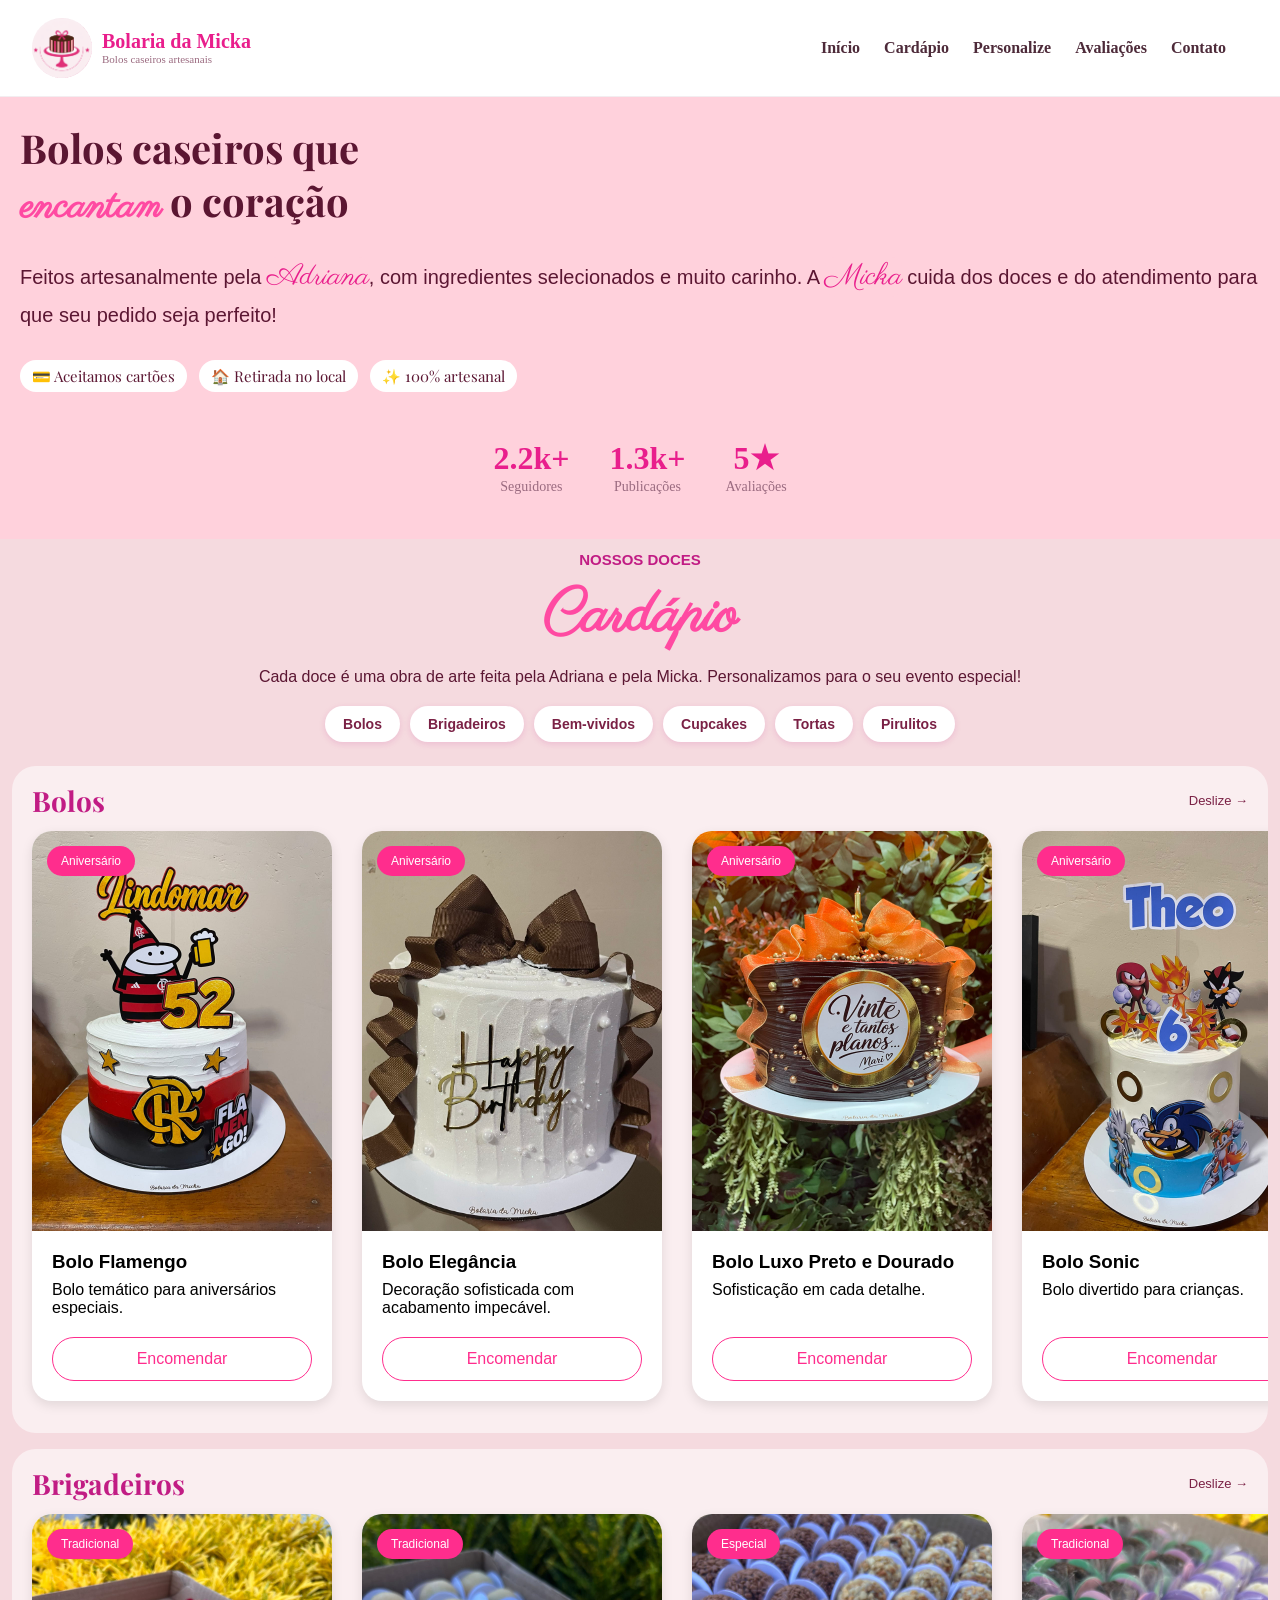
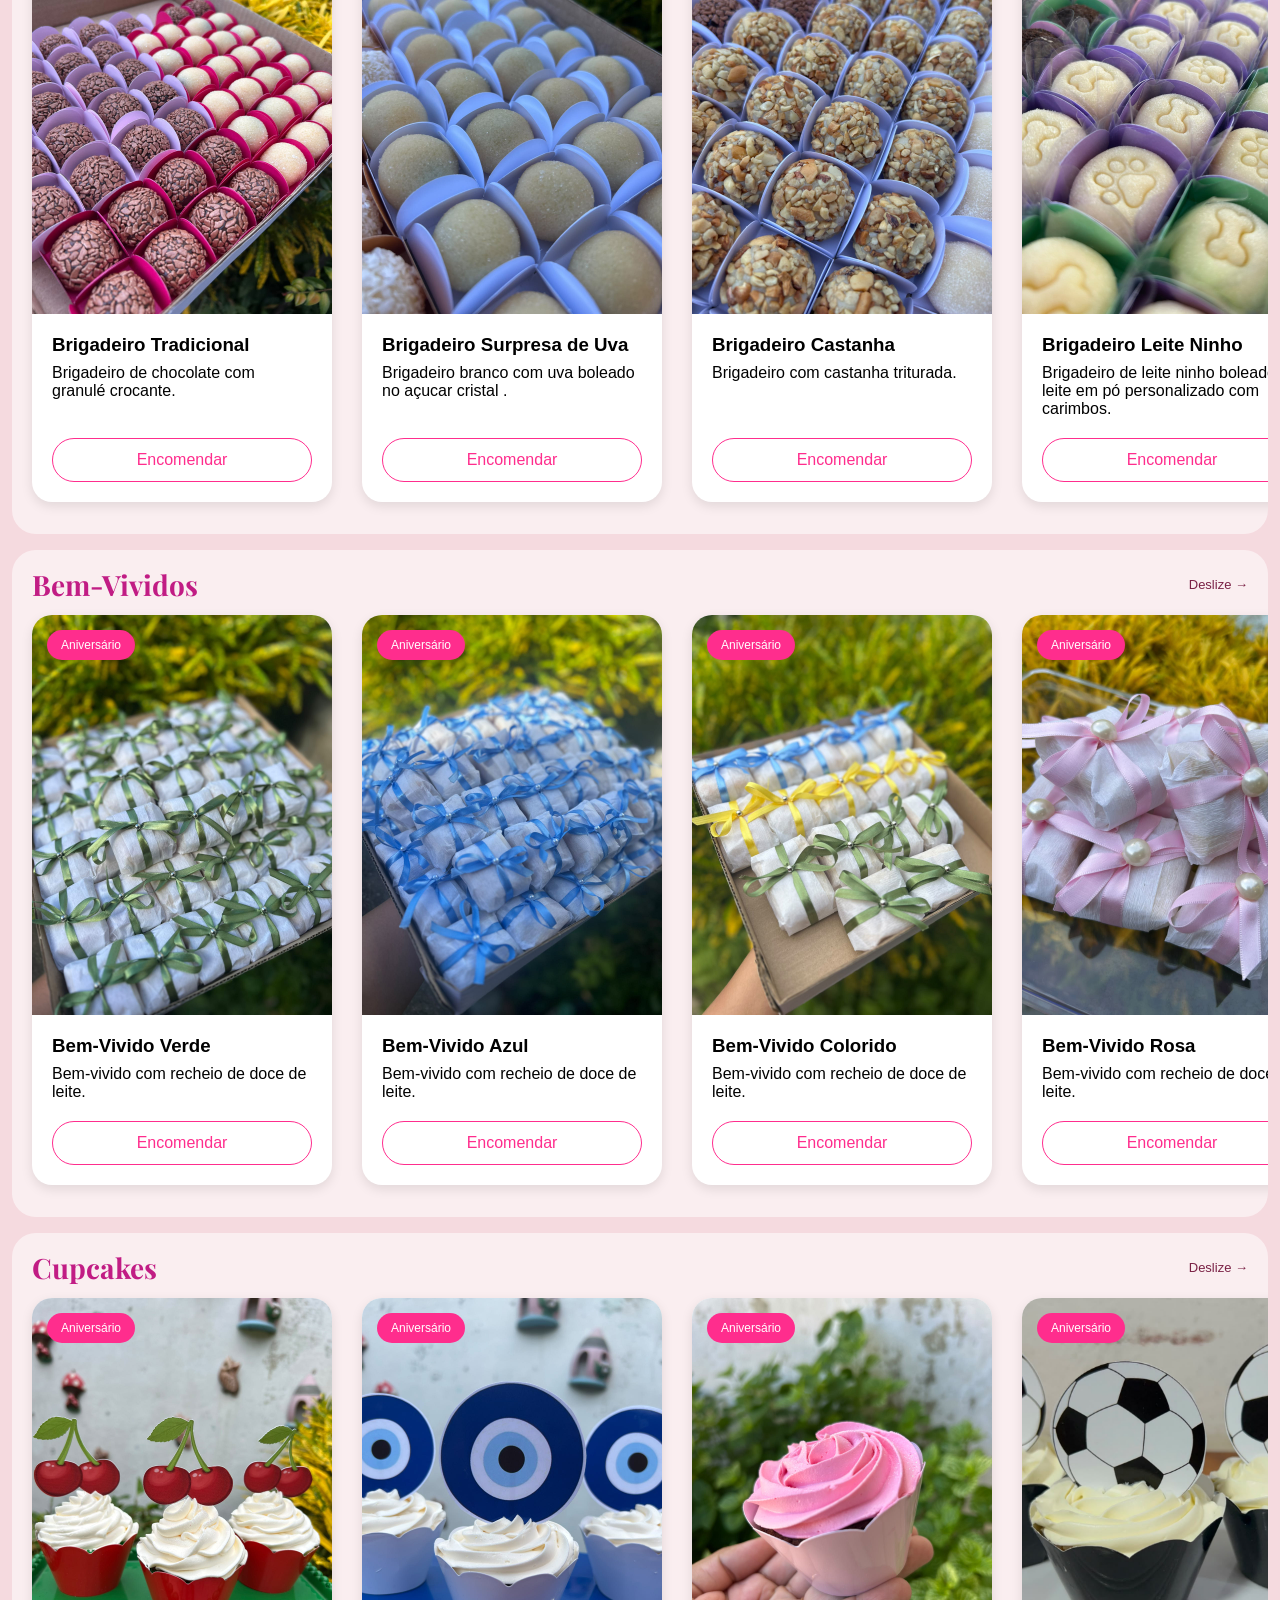
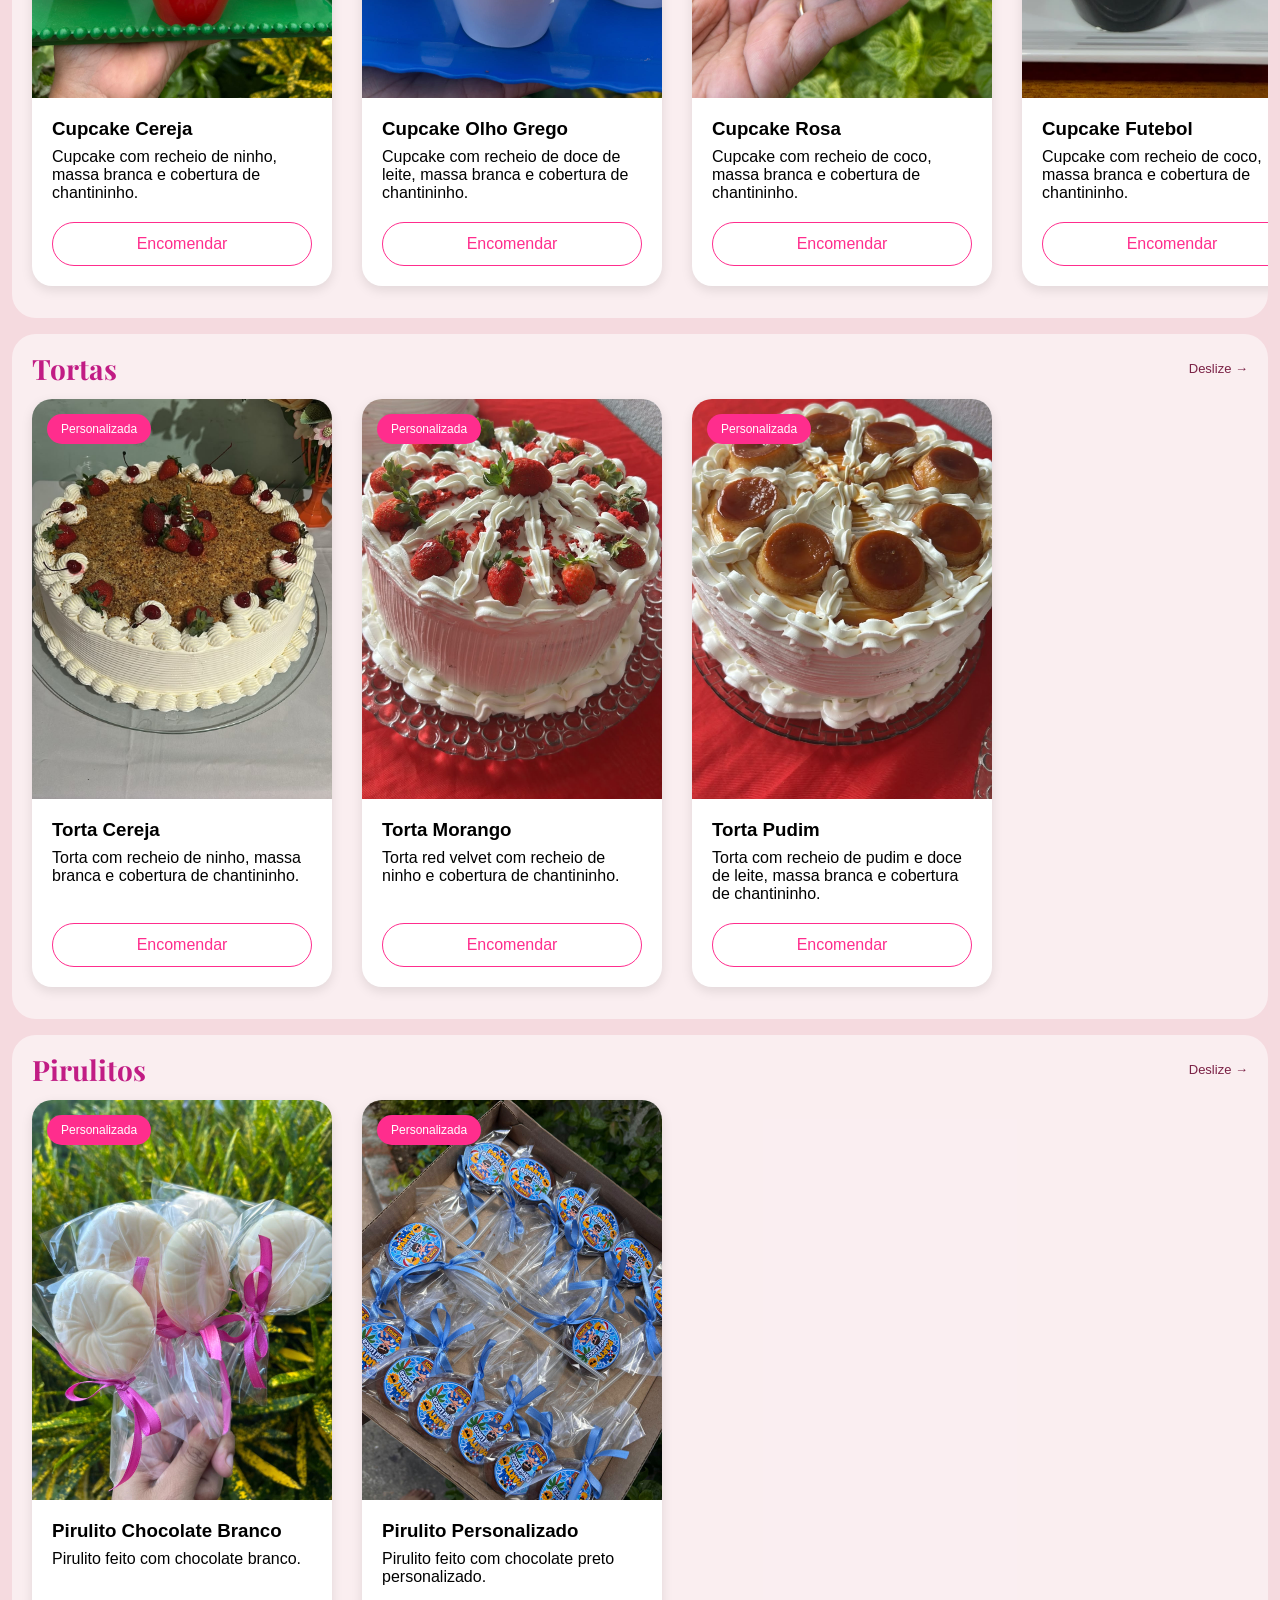
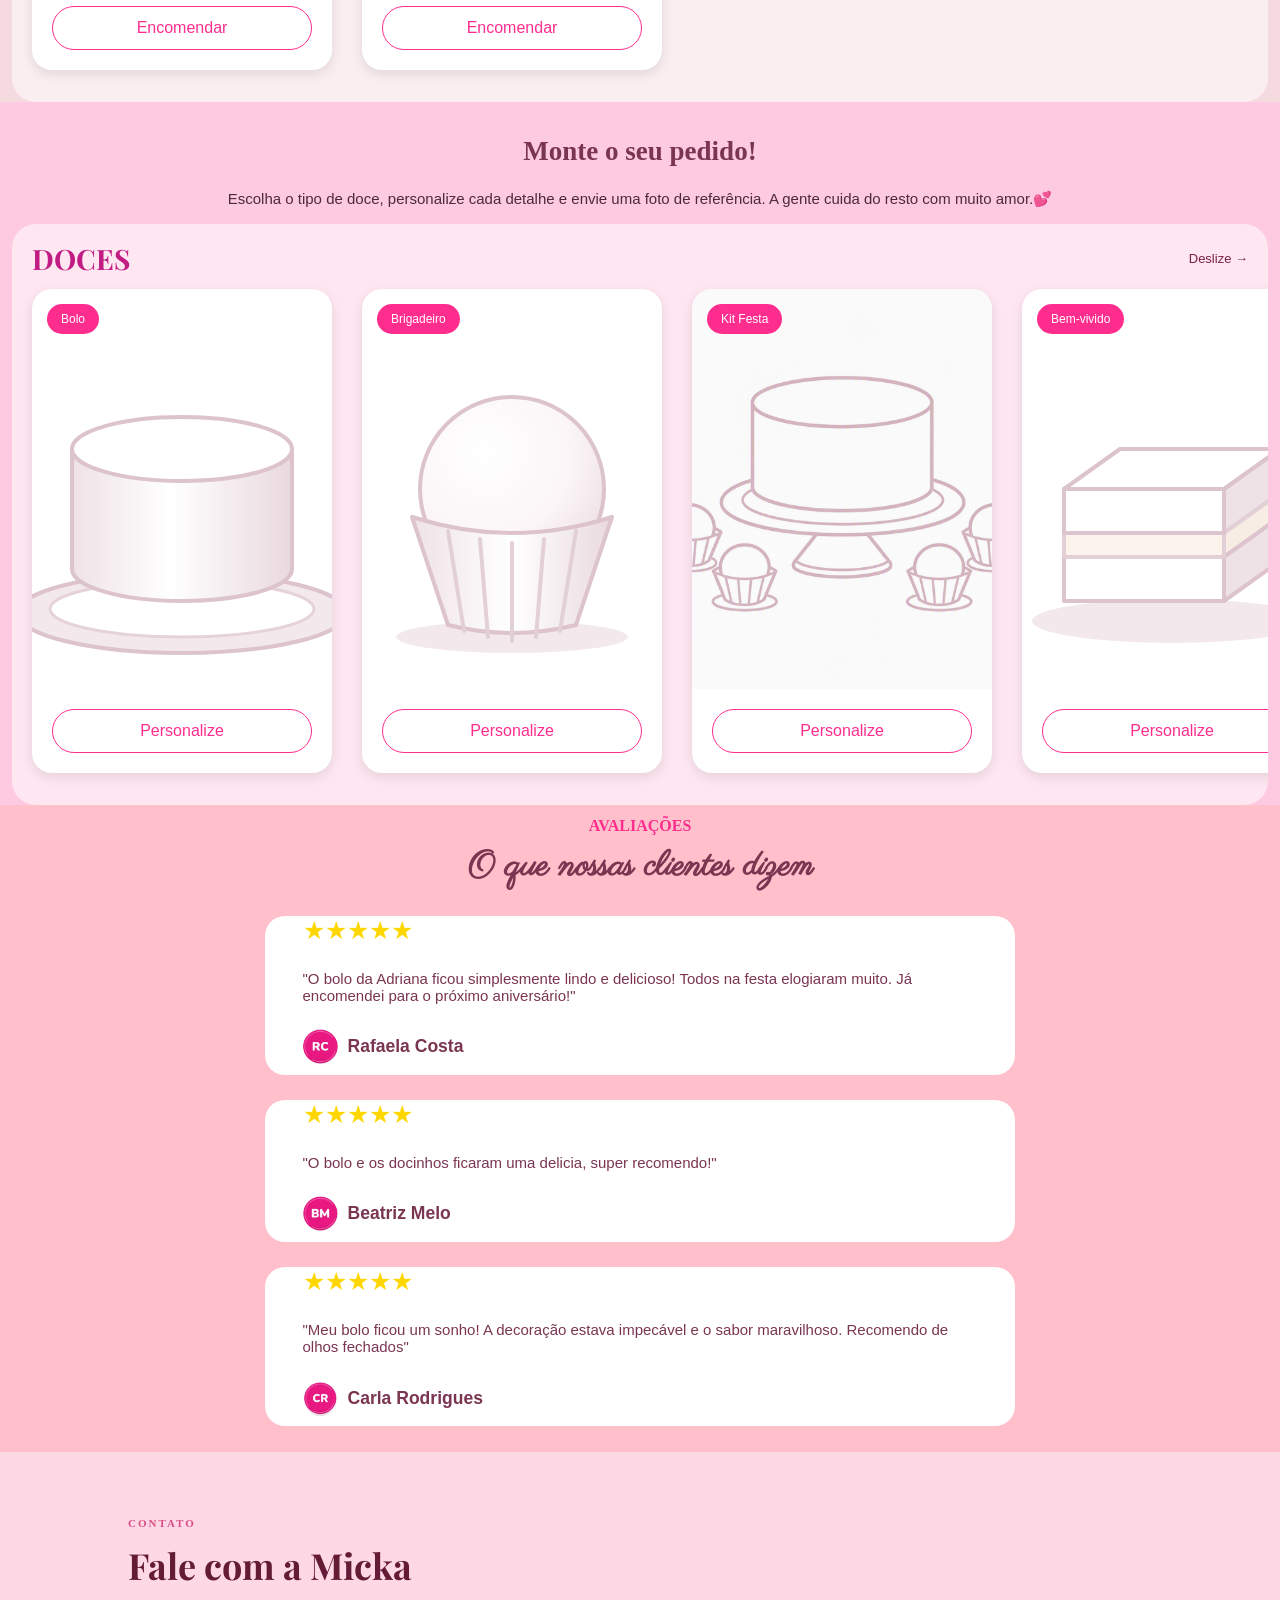
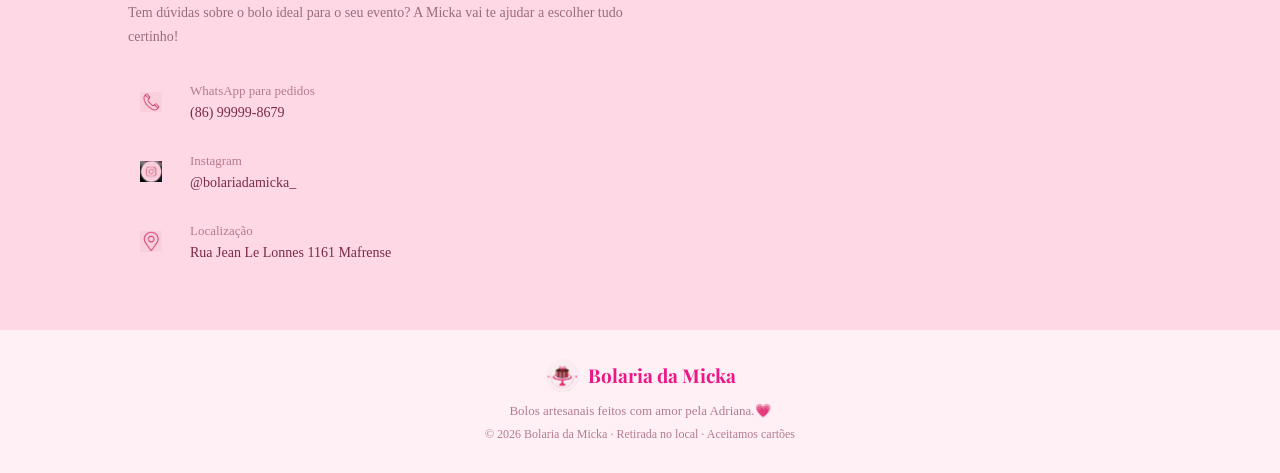
<file: index.html>
<!doctype html>
<html lang="pt-br">
  <head>
    <meta charset="UTF-8" />
    <meta name="viewport" content="width=device-width, initial-scale=1.0" />
    <meta
      name="description"
      content="Bolos deliciosos e personalizados, feitos com carinho para adoçar seus momentos especiais! 🎂✨"
    />

    <meta property="og:title" content="Bolaria da Micka" />
    <meta
      property="og:description"
      content="Bolos deliciosos e personalizados, feitos com carinho para adoçar seus momentos especiais! 🎂✨"
    />
    <meta property="og:type" content="website" />
    <meta property="og:url" content="https://bolariadamicka.com.br" />
    <link rel="icon" type="image/png" href="img/favicon.png" />
    <link rel="stylesheet" href="css/style.css" />
    <link
      href="https://fonts.googleapis.com/css2?family=Playfair+Display:wght@700&family=Parisienne&display=swap"
      rel="stylesheet"
    />
    <title>Bolaria da Micka</title>
  </head>
  <body>
    <header class="site-header">
      <a class="brand" href="index.html" title="Voltar para a página inicial">
        <span class="logo-circle">
          <img
            class="logo"
            src="img/logo-bolaria.png"
            alt="Logo da Bolaria da Micka"
          />
        </span>
        <span class="brand-text">
          <strong>Bolaria da Micka</strong>
          <small>Bolos caseiros artesanais</small>
        </span>
      </a>

      <input type="checkbox" id="menu-toggle" class="menu-toggle" hidden />
      <label for="menu-toggle" class="menu-button" aria-label="Abrir menu">
        <img src="img/menu.png" alt="menu" />
      </label>

      <nav class="main-nav">
        <ul>
          <li><a href="#inicio">Início</a></li>
          <li><a href="#cardapio">Cardápio</a></li>
          <li><a href="#personalize">Personalize</a></li>
          <li><a href="#avaliacoes">Avaliações</a></li>
          <li><a href="#contato">Contato</a></li>
        </ul>
      </nav>
    </header>
    <section class="inicial" id="inicio">
      <div class="titulo">
        <h1>
          Bolos caseiros que<br />
          <span>encantam</span> o coração
        </h1>
      </div>
      <div class="paragrafo">
        <p>
          Feitos artesanalmente pela <span>Adriana</span>, com ingredientes
          selecionados e muito carinho. A <span>Micka</span> cuida dos doces e
          do atendimento para que seu pedido seja perfeito!
        </p>

        <h3>💳 Aceitamos cartões</h3>
        <h3>🏠 Retirada no local</h3>
        <h3>✨ 100% artesanal</h3>

        <div class="avaliacao">
          <span class="seguidores">
            <strong>2.2k+</strong>
            <small>Seguidores</small>
          </span>
          <span class="publicacoes">
            <strong>1.3k+</strong>
            <small>Publicações</small>
          </span>
          <span class="avaliacaoo">
            <strong>5★</strong>
            <small>Avaliações</small>
          </span>
        </div>
      </div>
    </section>
    <section class="cardapio" id="cardapio">
      <div class="titulo-cardapio">
        <h4>NOSSOS DOCES</h4>
        <h1>Cardápio</h1>
        <p>
          Cada doce é uma obra de arte feita pela Adriana e pela Micka.
          Personalizamos para o seu evento especial!
        </p>
      </div>
      <div class="nav">
        <ul>
          <li><a href="#bolos">Bolos</a></li>
          <li><a href="#brigadeiros">Brigadeiros</a></li>
          <li><a href="#bem-vividos">Bem-vividos</a></li>
          <li><a href="#cupcakes">Cupcakes</a></li>
          <li><a href="#tortas">Tortas</a></li>
          <li><a href="#pirulitos">Pirulitos</a></li>
        </ul>
      </div>
      <div class="categoria" id="bolos">
        <div class="categoria-topo">
          <h2>Bolos</h2>
          <span class="dica">Deslize →</span>
        </div>

        <div class="lista-cardapio">
          <div class="card-bolo">
            <img src="img/bolo2.jfif" alt="Bolo Flamengo" />
            <span class="tag">Aniversário</span>
            <div class="conteudo-card">
              <h3>Bolo Flamengo</h3>
              <p>Bolo temático para aniversários especiais.</p>
              <a href="#" class="btn-encomendar">Encomendar</a>
            </div>
          </div>

          <div class="card-bolo">
            <img src="img/bolo1.jpg" alt="Bolo Elegância" />
            <span class="tag">Aniversário</span>
            <div class="conteudo-card">
              <h3>Bolo Elegância</h3>
              <p>Decoração sofisticada com acabamento impecável.</p>
              <a href="#" class="btn-encomendar">Encomendar</a>
            </div>
          </div>

          <div class="card-bolo">
            <img src="img/bolo3.jfif" alt="Bolo Luxo Preto e Dourado" />
            <span class="tag">Aniversário</span>
            <div class="conteudo-card">
              <h3>Bolo Luxo Preto e Dourado</h3>
              <p>Sofisticação em cada detalhe.</p>
              <a href="#" class="btn-encomendar">Encomendar</a>
            </div>
          </div>

          <div class="card-bolo">
            <img src="img/bolo4.jfif" alt="Bolo Sonic" />
            <span class="tag">Aniversário</span>
            <div class="conteudo-card">
              <h3>Bolo Sonic</h3>
              <p>Bolo divertido para crianças.</p>
              <a href="#" class="btn-encomendar">Encomendar</a>
            </div>
          </div>

          <div class="card-bolo">
            <img src="img/bolo5.jfif" alt="Bolo Duplo" />
            <span class="tag">Aniversário</span>
            <div class="conteudo-card">
              <h3>Bolo Duplo</h3>
              <p>Duas decorações em um único bolo.</p>
              <a href="#" class="btn-encomendar">Encomendar</a>
            </div>
          </div>

          <div class="card-bolo">
            <img src="img/bolo-urso.jfif" alt="Bolo Ursinho" />
            <span class="tag">Aniversário</span>
            <div class="conteudo-card">
              <h3>Bolo Ursinho</h3>
              <p>Bolo adorável para crianças.</p>
              <a href="#" class="btn-encomendar">Encomendar</a>
            </div>
          </div>

          <div class="card-bolo">
            <img src="img/bolo-minecraft.jfif" alt="Bolo Minecraft" />
            <span class="tag">Aniversário</span>
            <div class="conteudo-card">
              <h3>Bolo Minecraft</h3>
              <p>Bolo temático para fãs do jogo.</p>
              <a href="#" class="btn-encomendar">Encomendar</a>
            </div>
          </div>

          <div class="card-bolo">
            <img src="img/bolo-petalas.jfif" alt="Bolo Pétalas" />
            <span class="tag">Aniversário</span>
            <div class="conteudo-card">
              <h3>Bolo Pétalas</h3>
              <p>Bolo com decoração de pétalas de flores.</p>
              <a href="#" class="btn-encomendar">Encomendar</a>
            </div>
          </div>

          <div class="card-bolo">
            <img src="img/bolo-haranha.jfif" alt="Bolo Homem-Aranha" />
            <span class="tag">Aniversário</span>
            <div class="conteudo-card">
              <h3>Bolo Homem-Aranha</h3>
              <p>Bolo temático para fãs do herói.</p>
              <a href="#" class="btn-encomendar">Encomendar</a>
            </div>
          </div>
        </div>
      </div>

      <div class="categoria" id="brigadeiros">
        <div class="categoria-topo">
          <h2>Brigadeiros</h2>
          <span class="dica">Deslize →</span>
        </div>

        <div class="lista-cardapio">
          <div class="card-bolo">
            <img src="img/brigadeiro-trad.jfif" alt="Brigadeiro Tradicional" />
            <span class="tag">Tradicional</span>
            <div class="conteudo-card">
              <h3>Brigadeiro Tradicional</h3>
              <p>Brigadeiro de chocolate com granulé crocante.</p>
              <a href="#" class="btn-encomendar">Encomendar</a>
            </div>
          </div>

          <div class="card-bolo">
            <img
              src="img/brigadeiro-uva.jfif"
              alt="Brigadeiro branco com uva"
            />
            <span class="tag">Tradicional</span>
            <div class="conteudo-card">
              <h3>Brigadeiro Surpresa de Uva</h3>
              <p>Brigadeiro branco com uva boleado no açucar cristal .</p>
              <a href="#" class="btn-encomendar">Encomendar</a>
            </div>
          </div>

          <div class="card-bolo">
            <img src="img/brigadeiro-castanha.jfif" alt="Brigadeiro Castanha" />
            <span class="tag">Especial</span>
            <div class="conteudo-card">
              <h3>Brigadeiro Castanha</h3>
              <p>Brigadeiro com castanha triturada.</p>
              <a href="#" class="btn-encomendar">Encomendar</a>
            </div>
          </div>

          <div class="card-bolo">
            <img src="img/brigadeiro-ninho.jfif" alt="Brigadeiro leite ninho" />
            <span class="tag">Tradicional</span>
            <div class="conteudo-card">
              <h3>Brigadeiro Leite Ninho</h3>
              <p>
                Brigadeiro de leite ninho boleado no leite em pó personalizado
                com carimbos.
              </p>
              <a href="#" class="btn-encomendar">Encomendar</a>
            </div>
          </div>

          <div class="card-bolo">
            <img src="img/brigadeiro-coco.jfif" alt="Brigadeiro Coco" />
            <span class="tag">Aniversário</span>
            <div class="conteudo-card">
              <h3>Brigadeiro Coco</h3>
              <p>Brigadeiro sabor coco com recheio cremoso.</p>
              <a href="#" class="btn-encomendar">Encomendar</a>
            </div>
          </div>

          <div class="card-bolo">
            <img
              src="img/brigadeiro-rej.jfif"
              alt="Brigadeiro Romeu e Julieta"
            />
            <span class="tag">Tradicional</span>
            <div class="conteudo-card">
              <h3>Brigadeiro Romeu e Julieta</h3>
              <p>Brigadeiro branco finalizado com doce de goiaba cremosa.</p>
              <a href="#" class="btn-encomendar">Encomendar</a>
            </div>
          </div>

          <div class="card-bolo">
            <img
              src="img/brigadeiro-prestigio.jfif"
              alt="Brigadeiro Prestigio"
            />
            <span class="tag">Tradicional</span>
            <div class="conteudo-card">
              <h3>Brigadeiro Prestígio</h3>
              <p>
                Brigadeiro de chocolate tradicional finalizado com coco em
                flocos.
              </p>
              <a href="#" class="btn-encomendar">Encomendar</a>
            </div>
          </div>

          <div class="card-bolo">
            <img src="img/brigadeiro-diversos.jfif" alt="Brigadeiro Diversos" />
            <span class="tag">Aniversário</span>
            <div class="conteudo-card">
              <h3>Brigadeiro Diversos</h3>
              <p>Variedade de brigadeiros com diferentes sabores.</p>
              <a href="#" class="btn-encomendar">Encomendar</a>
            </div>
          </div>
        </div>
      </div>

      <div class="categoria" id="bem-vividos">
        <div class="categoria-topo">
          <h2>Bem-Vividos</h2>
          <span class="dica">Deslize →</span>
        </div>

        <div class="lista-cardapio">
          <div class="card-bolo">
            <img src="img/bvivido-verde.jfif" alt="Bem-Vivido Verde" />
            <span class="tag">Aniversário</span>
            <div class="conteudo-card">
              <h3>Bem-Vivido Verde</h3>
              <p>Bem-vivido com recheio de doce de leite.</p>
              <a href="#" class="btn-encomendar">Encomendar</a>
            </div>
          </div>

          <div class="card-bolo">
            <img src="img/bvivido-azul.jfif" alt="Bem-Vivido Azul" />
            <span class="tag">Aniversário</span>
            <div class="conteudo-card">
              <h3>Bem-Vivido Azul</h3>
              <p>Bem-vivido com recheio de doce de leite.</p>
              <a href="#" class="btn-encomendar">Encomendar</a>
            </div>
          </div>

          <div class="card-bolo">
            <img src="img/bvivido-colorido.jfif" alt="Bem-Vivido Colorido" />
            <span class="tag">Aniversário</span>
            <div class="conteudo-card">
              <h3>Bem-Vivido Colorido</h3>
              <p>Bem-vivido com recheio de doce de leite.</p>
              <a href="#" class="btn-encomendar">Encomendar</a>
            </div>
          </div>

          <div class="card-bolo">
            <img src="img/bvivido-rosa.jfif" alt="Bem-Vivido Rosa" />
            <span class="tag">Aniversário</span>
            <div class="conteudo-card">
              <h3>Bem-Vivido Rosa</h3>
              <p>Bem-vivido com recheio de doce de leite.</p>
              <a href="#" class="btn-encomendar">Encomendar</a>
            </div>
          </div>

          <div class="card-bolo">
            <img src="img/bvivido-vermelho.jfif" alt="Bem-Vivido Vermelho" />
            <span class="tag">Aniversário</span>
            <div class="conteudo-card">
              <h3>Bem-Vivido Vermelho</h3>
              <p>Bem-vivido com recheio de doce de leite.</p>
              <a href="#" class="btn-encomendar">Encomendar</a>
            </div>
          </div>

          <div class="card-bolo">
            <img src="img/bvivido-dourado.jfif" alt="Bem-Vivido Dourado" />
            <span class="tag">Aniversário</span>
            <div class="conteudo-card">
              <h3>Bem-Vivido Dourado</h3>
              <p>Bem-vivido com recheio de doce de leite.</p>
              <a href="#" class="btn-encomendar">Encomendar</a>
            </div>
          </div>
        </div>
      </div>

      <div class="categoria" id="cupcakes">
        <div class="categoria-topo">
          <h2>Cupcakes</h2>
          <span class="dica">Deslize →</span>
        </div>

        <div class="lista-cardapio">
          <div class="card-bolo">
            <img src="img/cupcakes-cereja.jfif" alt="Cupcake Cereja" />
            <span class="tag">Aniversário</span>
            <div class="conteudo-card">
              <h3>Cupcake Cereja</h3>
              <p>
                Cupcake com recheio de ninho, massa branca e cobertura de
                chantininho.
              </p>
              <a href="#" class="btn-encomendar">Encomendar</a>
            </div>
          </div>

          <div class="card-bolo">
            <img src="img/cupcakes-olho.jfif" alt="Cupcake Olho Grego" />
            <span class="tag">Aniversário</span>
            <div class="conteudo-card">
              <h3>Cupcake Olho Grego</h3>
              <p>
                Cupcake com recheio de doce de leite, massa branca e cobertura
                de chantininho.
              </p>
              <a href="#" class="btn-encomendar">Encomendar</a>
            </div>
          </div>

          <div class="card-bolo">
            <img src="img/cupcakes-rosa.jfif" alt="Cupcake Rosa" />
            <span class="tag">Aniversário</span>
            <div class="conteudo-card">
              <h3>Cupcake Rosa</h3>
              <p>
                Cupcake com recheio de coco, massa branca e cobertura de
                chantininho.
              </p>
              <a href="#" class="btn-encomendar">Encomendar</a>
            </div>
          </div>

          <div class="card-bolo">
            <img src="img/cupcakes-futebol.jfif" alt="Cupcake Futebol" />
            <span class="tag">Aniversário</span>
            <div class="conteudo-card">
              <h3>Cupcake Futebol</h3>
              <p>
                Cupcake com recheio de coco, massa branca e cobertura de
                chantininho.
              </p>
              <a href="#" class="btn-encomendar">Encomendar</a>
            </div>
          </div>

          <div class="card-bolo">
            <img src="img/cupcakes-haranha.jfif" alt="Cupcake Homem-Aranha" />
            <span class="tag">Aniversário</span>
            <div class="conteudo-card">
              <h3>Cupcake Homem-Aranha</h3>
              <p>
                Cupcake com recheio de ninho, massa branca e cobertura de
                chantininho.
              </p>
              <a href="#" class="btn-encomendar">Encomendar</a>
            </div>
          </div>

          <div class="card-bolo">
            <img src="img/cupcakes-pascoa.jfif" alt="Cupcake Páscoa" />
            <span class="tag">Aniversário</span>
            <div class="conteudo-card">
              <h3>Cupcake Páscoa</h3>
              <p>
                Cupcake com recheio de ninho, massa branca e cobertura de
                chantininho.
              </p>
              <a href="#" class="btn-encomendar">Encomendar</a>
            </div>
          </div>
        </div>
      </div>

      <div class="categoria" id="tortas">
        <div class="categoria-topo">
          <h2>Tortas</h2>
          <span class="dica">Deslize →</span>
        </div>

        <div class="lista-cardapio">
          <div class="card-bolo">
            <img src="img/torta-cereja.jfif" alt="Torta Cereja" />
            <span class="tag">Personalizada</span>
            <div class="conteudo-card">
              <h3>Torta Cereja</h3>
              <p>
                Torta com recheio de ninho, massa branca e cobertura de
                chantininho.
              </p>
              <a href="#" class="btn-encomendar">Encomendar</a>
            </div>
          </div>

          <div class="card-bolo">
            <img src="img/torta-morango.jfif" alt="Torta Morango" />
            <span class="tag">Personalizada</span>
            <div class="conteudo-card">
              <h3>Torta Morango</h3>
              <p>
                Torta red velvet com recheio de ninho e cobertura de
                chantininho.
              </p>
              <a href="#" class="btn-encomendar">Encomendar</a>
            </div>
          </div>

          <div class="card-bolo">
            <img src="img/torta-pudim.jfif" alt="Torta Pudim" />
            <span class="tag">Personalizada</span>
            <div class="conteudo-card">
              <h3>Torta Pudim</h3>
              <p>
                Torta com recheio de pudim e doce de leite, massa branca e
                cobertura de chantininho.
              </p>
              <a href="#" class="btn-encomendar">Encomendar</a>
            </div>
          </div>
        </div>
      </div>

      <div class="categoria" id="pirulitos">
        <div class="categoria-topo">
          <h2>Pirulitos</h2>
          <span class="dica">Deslize →</span>
        </div>

        <div class="lista-cardapio">
          <div class="card-bolo">
            <img
              src="img/pirulito-choc-branco.jfif"
              alt="Pirulito chocolate branco"
            />
            <span class="tag">Personalizada</span>
            <div class="conteudo-card">
              <h3>Pirulito Chocolate Branco</h3>
              <p>Pirulito feito com chocolate branco.</p>
              <a
                href="montar.html?tipo=pirulito&amp;produto=Pirulito%20Chocolate%20Branco"
                class="btn-encomendar"
                >Encomendar</a
              >
            </div>
          </div>

          <div class="card-bolo">
            <img
              src="img/pirulito-personalizado.jfif"
              alt="Pirulito Personalizado"
            />
            <span class="tag">Personalizada</span>
            <div class="conteudo-card">
              <h3>Pirulito Personalizado</h3>
              <p>Pirulito feito com chocolate preto personalizado.</p>
              <a
                href="montar.html?tipo=pirulito&amp;produto=Pirulito%20Personalizado"
                class="btn-encomendar"
                >Encomendar</a
              >
            </div>
          </div>
        </div>
      </div>
    </section>

    <section class="personalize" id="personalize">
      <div class="personalize-container">
        <div class="titulo-personalize">
          <h1>Monte o seu pedido!</h1>
          <p>
            Escolha o tipo de doce, personalize cada detalhe e envie uma foto de
            referência. A gente cuida do resto com muito amor.💕
          </p>
        </div>

        <div class="categoria">
          <div class="categoria-topo">
            <h2>DOCES</h2>
            <span class="dica">Deslize →</span>
          </div>

          <div class="lista-cardapio">
            <div class="card-bolo">
              <img src="img/bolo-branco.svg" alt="Bolo branco" />
              <span class="tag">Bolo</span>
              <div class="conteudo-card">
                <a href="montar.html?tipo=bolo" class="btn-encomendar"
                  >Personalize</a
                >
              </div>
            </div>

            <div class="card-bolo">
              <img src="img/brigadeiro-branco.svg" alt="Brigadeiro branco" />
              <span class="tag">Brigadeiro</span>
              <div class="conteudo-card">
                <a href="montar.html?tipo=brigadeiro" class="btn-encomendar"
                  >Personalize</a
                >
              </div>
            </div>

            <div class="card-bolo">
              <img src="img/kit-branco.png" alt="Kit Festa branco" />
              <span class="tag">Kit Festa</span>
              <div class="conteudo-card">
                <a href="montar.html?tipo=kit" class="btn-encomendar"
                  >Personalize</a
                >
              </div>
            </div>

            <div class="card-bolo">
              <img src="img/bemvivido-branco.svg" alt="Bem-vivido branco" />
              <span class="tag">Bem-vivido</span>
              <div class="conteudo-card">
                <a href="montar.html?tipo=bemvivido" class="btn-encomendar"
                  >Personalize</a
                >
              </div>
            </div>

            <div class="card-bolo">
              <img src="img/cupcake-branco.svg" alt="Cupcake branco" />
              <span class="tag">Cupcake</span>
              <div class="conteudo-card">
                <a href="montar.html?tipo=cupcake" class="btn-encomendar"
                  >Personalize</a
                >
              </div>
            </div>

            <div class="card-bolo">
              <img src="img/torta-branca.svg" alt="Torta branca" />
              <span class="tag">Torta</span>
              <div class="conteudo-card">
                <a href="montar.html?tipo=torta" class="btn-encomendar"
                  >Personalize</a
                >
              </div>
            </div>

            <div class="card-bolo">
              <img src="img/pirulito-branco.png" alt="Pirulito branco" />
              <span class="tag">Pirulito de Chocolate</span>
              <div class="conteudo-card">
                <a href="montar.html?tipo=pirulito" class="btn-encomendar"
                  >Personalize</a
                >
              </div>
            </div>
          </div>
        </div>
      </div>
    </section>
    <section class="avaliacoes" id="avaliacoes">
      <div class="titulo-avaliacoes">
        <h4>AVALIAÇÕES</h4>
        <h1>O que nossas clientes dizem</h1>
      </div>

      <div class="lista-avaliacoes">
        <div class="avaliacao-card">
          <div class="conteudo">
            <div class="star">
              <p>★★★★★</p>
            </div>
            <p>
              "O bolo da Adriana ficou simplesmente lindo e delicioso! Todos na
              festa elogiaram muito. Já encomendei para o próximo aniversário!"
            </p>
            <div class="cliente">
              <img src="img/cliente1.png" alt="Cliente 1" />
              <h3>Rafaela Costa</h3>
            </div>
          </div>
        </div>

        <div class="avaliacao-card">
          <div class="conteudo">
            <div class="star">
              <p>★★★★★</p>
            </div>
            <p>"O bolo e os docinhos ficaram uma delicia, super recomendo!"</p>
            <div class="cliente">
              <img src="img/cliente2.png" alt="Cliente 2" />
              <h3>Beatriz Melo</h3>
            </div>
          </div>
        </div>

        <div class="avaliacao-card">
          <div class="conteudo">
            <div class="star">
              <p>★★★★★</p>
            </div>
            <p>
              "Meu bolo ficou um sonho! A decoração estava impecável e o sabor
              maravilhoso. Recomendo de olhos fechados"
            </p>
            <div class="cliente">
              <img src="img/cliente3.png" alt="Cliente 3" />
              <h3>Carla Rodrigues</h3>
            </div>
          </div>
        </div>
      </div>
    </section>

    <section class="contato" id="contato">
      <div class="titulo-contato">
        <h4>CONTATO</h4>
        <h1>Fale com a Micka</h1>
        <p>
          Tem dúvidas sobre o bolo ideal para o seu evento? A Micka vai te
          ajudar a escolher tudo certinho!
        </p>
      </div>

      <div class="contatos">
        <div class="contato-item">
          <div class="contato-icone">
            <img src="img/contato.png" alt="Telefone" />
          </div>
          <div class="contato-info">
            <p>WhatsApp para pedidos</p>
            <span>(86) 99999-8679</span>
          </div>
        </div>

        <div class="contato-item">
          <div class="contato-icone">
            <img src="img/instagram.png" alt="Instagram" />
          </div>
          <div class="contato-info">
            <p>Instagram</p>
            <span>@bolariadamicka_</span>
          </div>
        </div>
        <div class="contato-item">
          <div class="contato-icone">
            <img src="img/localizacao.png" alt="Localização" />
          </div>
          <div class="contato-info">
            <p>Localização</p>
            <span>Rua Jean Le Lonnes 1161 Mafrense</span>
          </div>
        </div>
      </div>
    </section>

    <footer class="rodape">
      <div class="rodape-marca">
        <img src="img/logo-bolaria.png" alt="Logo da bolaria" />
        <h2>Bolaria da Micka</h2>
      </div>

      <p class="rodape-descricao">
        Bolos artesanais feitos com amor pela Adriana.💗
      </p>

      <p class="rodape-copy">
        © 2026 Bolaria da Micka · Retirada no local · Aceitamos cartões
      </p>
    </footer>

    <script>
      const tiposPorCategoria = {
        bolos: "bolo",
        brigadeiros: "brigadeiro",
        "bem-vividos": "bemvivido",
        cupcakes: "cupcake",
        tortas: "torta",
        pirulitos: "pirulito",
      };

      document.querySelectorAll(".btn-encomendar").forEach((botao) => {
        const categoria = botao.closest(".categoria");

        if (!categoria) return;

        const tipo = tiposPorCategoria[categoria.id];

        if (!tipo) return;

        const card = botao.closest(".card-bolo");
        const nomeProduto = card?.querySelector("h3")?.textContent.trim();

        botao.href =
          "montar.html?tipo=" +
          tipo +
          (nomeProduto ? "&produto=" + encodeURIComponent(nomeProduto) : "");
      });
    </script>
  </body>
</html>
</file>
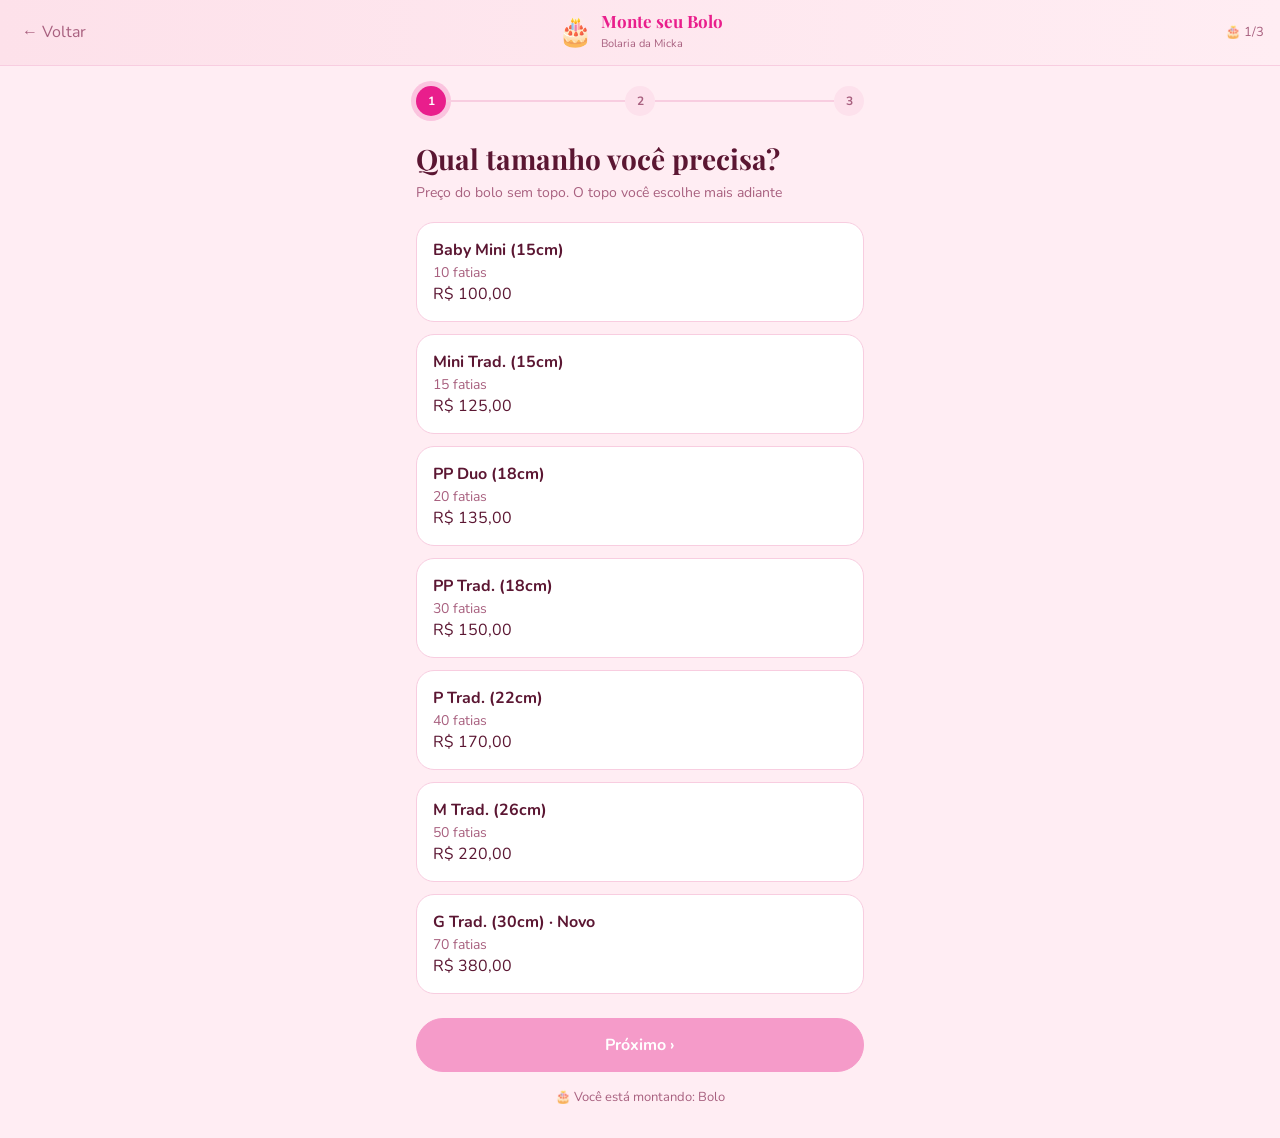
<file: montar.html>
<!doctype html>
<html lang="pt-br">
  <head>
    <meta charset="UTF-8" />
    <meta name="viewport" content="width=device-width, initial-scale=1.0" />
    <title>Monte o seu | Bolaria da Micka</title>
    <link
      href="https://fonts.googleapis.com/css2?family=Playfair+Display:wght@700&family=Nunito:wght@400;600;700&display=swap"
      rel="stylesheet"
    />
    <link rel="stylesheet" href="css/montar.css" />
  </head>
  <body>
    <header class="topo">
      <button type="button" id="topo-voltar" class="topo-voltar">
        ← Voltar
      </button>
      <div class="marca">
        <span class="emoji" id="emoji-tipo">🎂</span>
        <div>
          <strong id="titulo-tipo">Monte seu Bolo</strong>
          <small>Bolaria da Micka</small>
        </div>
      </div>
      <span class="contador" id="contador">1/4</span>
    </header>

    <main class="app">
      <ol class="passos" id="passos"></ol>
      <div id="tela"></div>

      <div class="acoes">
        <button type="button" id="voltar" class="btn sec">← Voltar</button>
        <button type="button" id="prox" class="btn prim">Próximo ›</button>
      </div>
      <p class="rodape" id="rodape"></p>
    </main>

    <script src="js/montar.js?v=2"></script>
  </body>
</html>
</file>
<file: css/style.css>
@import url("header.css");
@import url("inicial.css");
@import url("cardapio.css");
@import url("personalize.css");
@import url("avaliacoes.css");
@import url("contato.css");
@import url("rodape.css");

* {
  box-sizing: border-box;
}

html,
body {
  margin: 0;
  padding: 0;
  width: 100%;
  overflow-x: hidden;
}
</file>
<file: css/montar.css>
* {
  box-sizing: border-box;
}
[hidden] {
  display: none !important;
}

:root {
  --rosa: #e91e8c;
  --rosa-claro: #fde1ec;
  --fundo: #ffedf3;
  --texto: #5b1632;
  --suave: #a8607f;
  --borda: #f8cde0;
}

body {
  margin: 0;
  background: var(--fundo);
  color: var(--texto);
  font-family: "Nunito", sans-serif;
}

.topo {
  position: sticky;
  top: 0;
  z-index: 5;
  display: grid;
  grid-template-columns: 1fr auto 1fr;
  align-items: center;
  padding: 12px 16px;
  background: linear-gradient(90deg, #fde1ea, #ffedf3);
  border-bottom: 1px solid var(--borda);
}
.topo-voltar {
  justify-self: start;
  border: 0;
  background: none;
  color: var(--suave);
  font: inherit;
  cursor: pointer;
}
.marca {
  display: flex;
  align-items: center;
  gap: 8px;
}
.marca .emoji {
  font-size: 28px;
}
.marca strong {
  display: block;
  font-family: "Playfair Display", serif;
  font-size: 17px;
  line-height: 1.1;
  color: var(--rosa);
}
.marca small {
  font-size: 11px;
  color: var(--suave);
}
.contador {
  justify-self: end;
  font-size: 13px;
  color: var(--suave);
}

.app {
  max-width: 480px;
  margin: 0 auto;
  padding: 20px 16px 32px;
}

.passos {
  display: flex;
  align-items: center;
  margin: 0 0 24px;
  padding: 0;
  list-style: none;
}
.passo {
  flex: 0 0 30px;
  width: 30px;
  height: 30px;
  display: grid;
  place-items: center;
  border-radius: 50%;
  background: var(--rosa-claro);
  color: var(--suave);
  font-size: 12px;
  font-weight: 700;
}
.passo.feito,
.passo.atual {
  background: var(--rosa);
  color: #fff;
}
.passo.atual {
  box-shadow: 0 0 0 5px rgba(233, 30, 140, 0.2);
}
.linha {
  flex: 1;
  height: 2px;
  background: var(--borda);
}
.linha.feita {
  background: var(--rosa);
}

h1 {
  margin: 0 0 6px;
  font-family: "Playfair Display", serif;
  font-size: 28px;
}
.sub {
  margin: 0 0 20px;
  font-size: 14px;
  color: var(--suave);
}

.grupo {
  margin-bottom: 22px;
}
.grupo h3 {
  margin: 0 0 10px;
  font-size: 15px;
}
.grupo h3 span {
  font-weight: 400;
  font-size: 13px;
  color: var(--suave);
}

.cards {
  display: flex;
  flex-direction: column;
  gap: 12px;
}
.opcao-card {
  padding: 16px;
  text-align: left;
  background: #fff;
  border: 1px solid var(--borda);
  border-radius: 18px;
  font: inherit;
  color: inherit;
  cursor: pointer;
}
.opcao-card strong {
  display: block;
  font-size: 16px;
}
.opcao-card small {
  color: var(--suave);
  font-size: 14px;
}
.opcao-card.ativa {
  border-color: var(--rosa);
  box-shadow: 0 0 0 2px var(--rosa);
  background: #fff5fa;
}

.chips {
  display: flex;
  flex-wrap: wrap;
  gap: 8px;
}
.chip {
  padding: 10px 16px;
  background: #fff;
  border: 1px solid var(--borda);
  border-radius: 999px;
  font: inherit;
  font-size: 14px;
  color: inherit;
  cursor: pointer;
}
.chip.ativa {
  background: var(--rosa);
  border-color: var(--rosa);
  color: #fff;
}
.chip:disabled {
  opacity: 0.45;
  cursor: not-allowed;
}

.campo {
  display: block;
  margin-bottom: 18px;
  font-size: 14px;
  font-weight: 700;
}
.campo span {
  font-weight: 400;
  color: var(--suave);
}
.campo input,
.campo textarea {
  display: block;
  width: 100%;
  margin-top: 8px;
  padding: 14px 16px;
  background: #fff;
  border: 1px solid var(--borda);
  border-radius: 999px;
  font: inherit;
  font-weight: 400;
  color: var(--texto);
}
.campo textarea {
  border-radius: 18px;
  resize: vertical;
}
.campo input:focus,
.campo textarea:focus {
  outline: 2px solid var(--rosa);
}

.foto {
  display: flex;
  flex-direction: column;
  align-items: center;
  gap: 6px;
  padding: 24px 16px;
  text-align: center;
  background: #fff;
  border: 1px dashed #f0a6c6;
  border-radius: 20px;
  cursor: pointer;
}
.foto .icone {
  display: grid;
  place-items: center;
  width: 48px;
  height: 48px;
  border-radius: 50%;
  background: var(--rosa-claro);
  color: var(--rosa);
  font-size: 20px;
}
.foto small,
.trocar {
  font-size: 12px;
  color: var(--suave);
}
.previa {
  width: 100%;
  max-height: 240px;
  object-fit: cover;
  border-radius: 14px;
}
.aviso {
  margin: 8px 0 0;
  font-size: 13px;
  color: var(--suave);
}

.resumo {
  margin-top: 8px;
  padding: 18px;
  background: #fde1ec;
  border: 1px solid var(--borda);
  border-radius: 20px;
}
.resumo h3 {
  margin: 0 0 12px;
  font-size: 15px;
}
.linha-resumo {
  display: flex;
  justify-content: space-between;
  gap: 12px;
  margin-bottom: 8px;
  font-size: 14px;
}
.linha-resumo span {
  color: var(--suave);
}
.linha-resumo strong {
  text-align: right;
  font-weight: 600;
}
.nota {
  margin: 12px 0 0;
  padding-top: 12px;
  border-top: 1px solid var(--borda);
  font-size: 12px;
  color: var(--suave);
}

.acoes {
  display: flex;
  gap: 12px;
  margin-top: 24px;
}
.btn {
  flex: 1;
  padding: 15px;
  border: 1px solid var(--borda);
  border-radius: 999px;
  font: inherit;
  font-size: 16px;
  font-weight: 700;
  cursor: pointer;
}
.sec {
  flex: 0 0 auto;
  padding: 15px 22px;
  background: #fff;
  color: var(--texto);
}
.prim {
  background: var(--rosa);
  border-color: var(--rosa);
  color: #fff;
}
.prim:disabled {
  background: #f59bc9;
  border-color: #f59bc9;
  cursor: not-allowed;
}
.rodape {
  margin: 16px 0 0;
  text-align: center;
  font-size: 13px;
  color: var(--suave);
}
</file>
